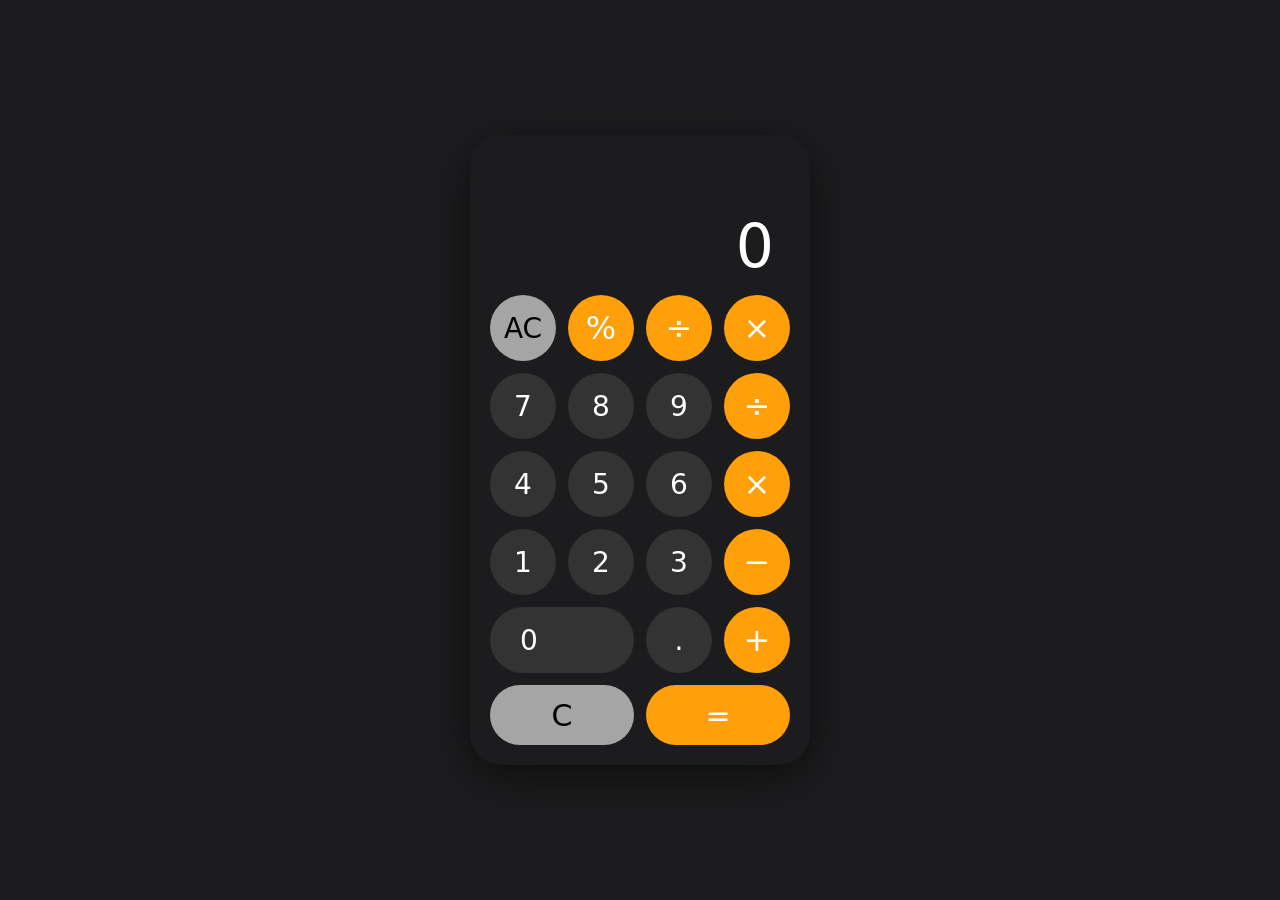
<file: index.html>
<!DOCTYPE html>
<html lang="id">
<head>
  <meta charset="UTF-8" />
  <meta name="viewport" content="width=device-width, initial-scale=1.0" />
  <title>Kalkulator</title>
  <link rel="stylesheet" href="style.css" />
</head>
<body>
  <div class="calculator">
    <div class="display">
      <div class="prev" id="prev"></div>
      <div class="current" id="current">0</div>
    </div>

    <div class="buttons">
      <button class="btn clear" data-action="clear">AC</button>
      <button class="btn operator" data-action="percent">%</button>
      <button class="btn operator" data-operator="/">&divide;</button>
      <button class="btn operator" data-operator="*">&times;</button>

      <button class="btn" data-number="7">7</button>
      <button class="btn" data-number="8">8</button>
      <button class="btn" data-number="9">9</button>
      <button class="btn operator" data-operator="/">&divide;</button>

      <button class="btn" data-number="4">4</button>
      <button class="btn" data-number="5">5</button>
      <button class="btn" data-number="6">6</button>
      <button class="btn operator" data-operator="*">&times;</button>

      <button class="btn" data-number="1">1</button>
      <button class="btn" data-number="2">2</button>
      <button class="btn" data-number="3">3</button>
      <button class="btn operator" data-operator="-">&minus;</button>

      <button class="btn span-two" data-number="0">0</button>
      <button class="btn" data-number=".">.</button>
      <button class="btn operator" data-operator="+">+</button>
    </div>

    <div class="bottom">
      <button class="btn clear wide" data-action="clear">C</button>
      <button class="btn equals wide" data-action="equals">=</button>
    </div>
  </div>

  <script src="script.js"></script>
</body>
</html>
</file>
<file: style.css>
* {
  margin: 0;
  padding: 0;
  box-sizing: border-box;
  font-family: "SF Pro Display", "Segoe UI", system-ui, sans-serif;
}

body {
  min-height: 100vh;
  display: flex;
  align-items: center;
  justify-content: center;
  background: #1c1c1e;
  padding: 20px;
}

.calculator {
  width: 100%;
  max-width: 340px;
  background: #1c1c1e;
  border-radius: 32px;
  padding: 20px;
  box-shadow: 0 12px 40px rgba(0, 0, 0, 0.5);
}

.display {
  min-height: 140px;
  padding: 20px 16px 16px;
  display: flex;
  flex-direction: column;
  justify-content: flex-end;
  align-items: flex-end;
  text-align: right;
  overflow: hidden;
}

.prev {
  min-height: 22px;
  font-size: 20px;
  color: #8e8e93;
  word-break: break-all;
}

.current {
  font-size: 60px;
  font-weight: 300;
  color: #ffffff;
  line-height: 1.1;
  word-break: break-all;
}

.buttons {
  display: grid;
  grid-template-columns: repeat(4, 1fr);
  gap: 12px;
}

.btn {
  border: none;
  border-radius: 50%;
  aspect-ratio: 1 / 1;
  font-size: 28px;
  font-weight: 400;
  color: #ffffff;
  background: #333333;
  cursor: pointer;
  transition: filter 0.15s, transform 0.1s;
  user-select: none;
}

.btn:hover {
  filter: brightness(1.25);
}

.btn:active {
  transform: scale(0.92);
}

.btn.operator {
  background: #ff9f0a;
  color: #ffffff;
  font-size: 32px;
}

.btn.clear {
  background: #a5a5a5;
  color: #000000;
}

.btn.equals {
  background: #ff9f0a;
  color: #ffffff;
  font-size: 32px;
}

.btn.span-two {
  grid-column: span 2;
  aspect-ratio: auto;
  border-radius: 40px;
  text-align: left;
  padding-left: 30px;
}

.btn.empty {
  background: transparent;
  cursor: default;
  pointer-events: none;
}

.bottom {
  display: grid;
  grid-template-columns: 1fr 1fr;
  gap: 12px;
  margin-top: 12px;
}

.btn.wide {
  aspect-ratio: auto;
  border-radius: 40px;
  height: 60px;
  font-size: 30px;
}

@media (max-width: 360px) {
  .current {
    font-size: 48px;
  }
  .btn {
    font-size: 24px;
  }
}
</file>
